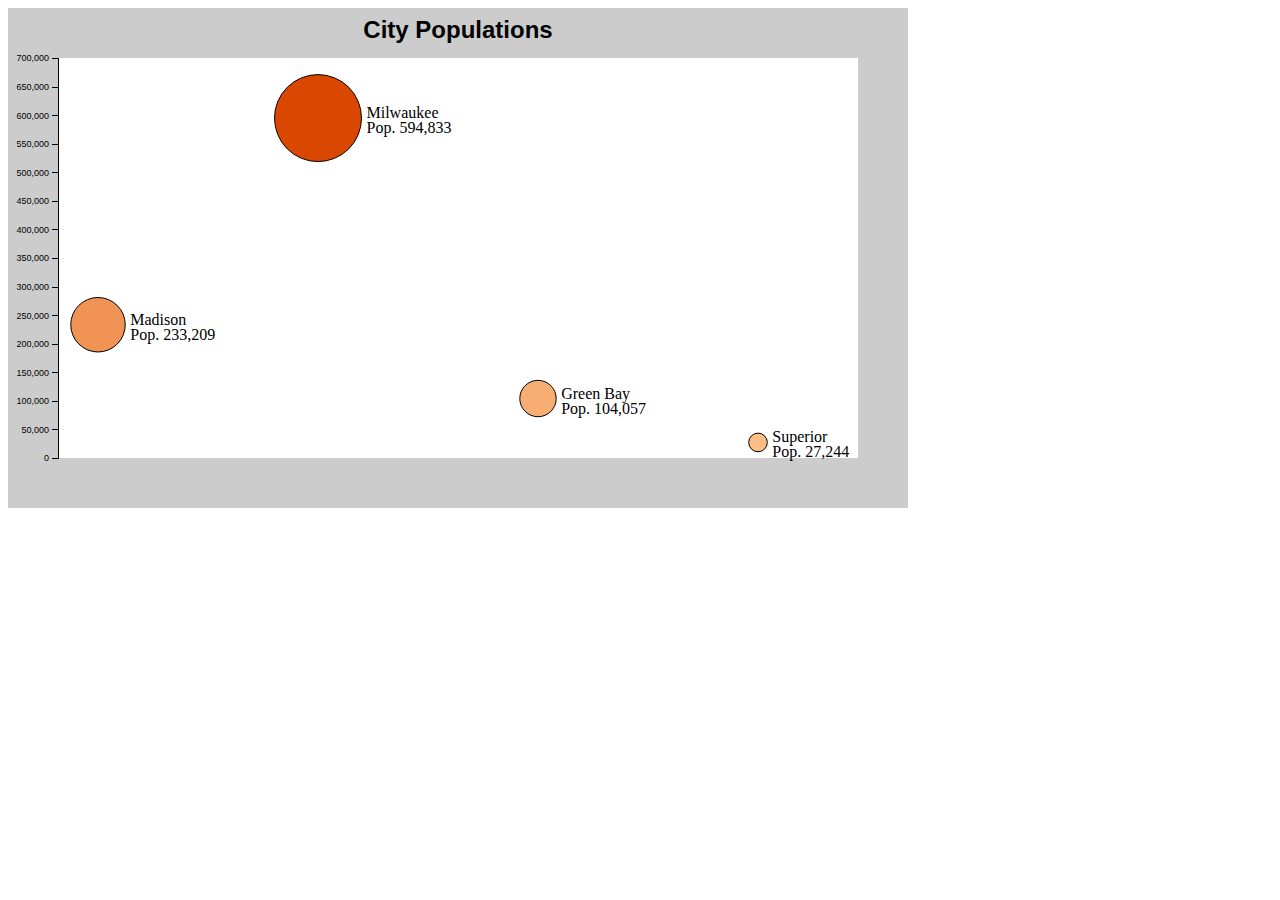
<file: Activity 8/index.html>
<!DOCTYPE html>
<html lang="en">
    <head>
        <meta charset="utf-8">
        <meta name="viewport" content="width=device-width">
            <title></title>

        <!--put your external stylesheet links here-->
        <link rel="stylesheet" href="css/style.css">
        <!--[if IE<9]>
            <link rel="stylesheet" href="css/style.ie.css">
        <![endif]-->

         <!--you can also place internal styles here;
             place these within <style> tags-->
        
    </head>

    <body>
        <!--put your initial page content here-->

        <!--you can also use this space for internal scripts;
        place these within <script> tags-->

        <!--put your external script links here-->
        <script type="text/javascript" src="lib/d3.v7.min.js"></script>
        <script type="text/javascript" src="js/main.js"></script>
    </body>
</html>
</file>
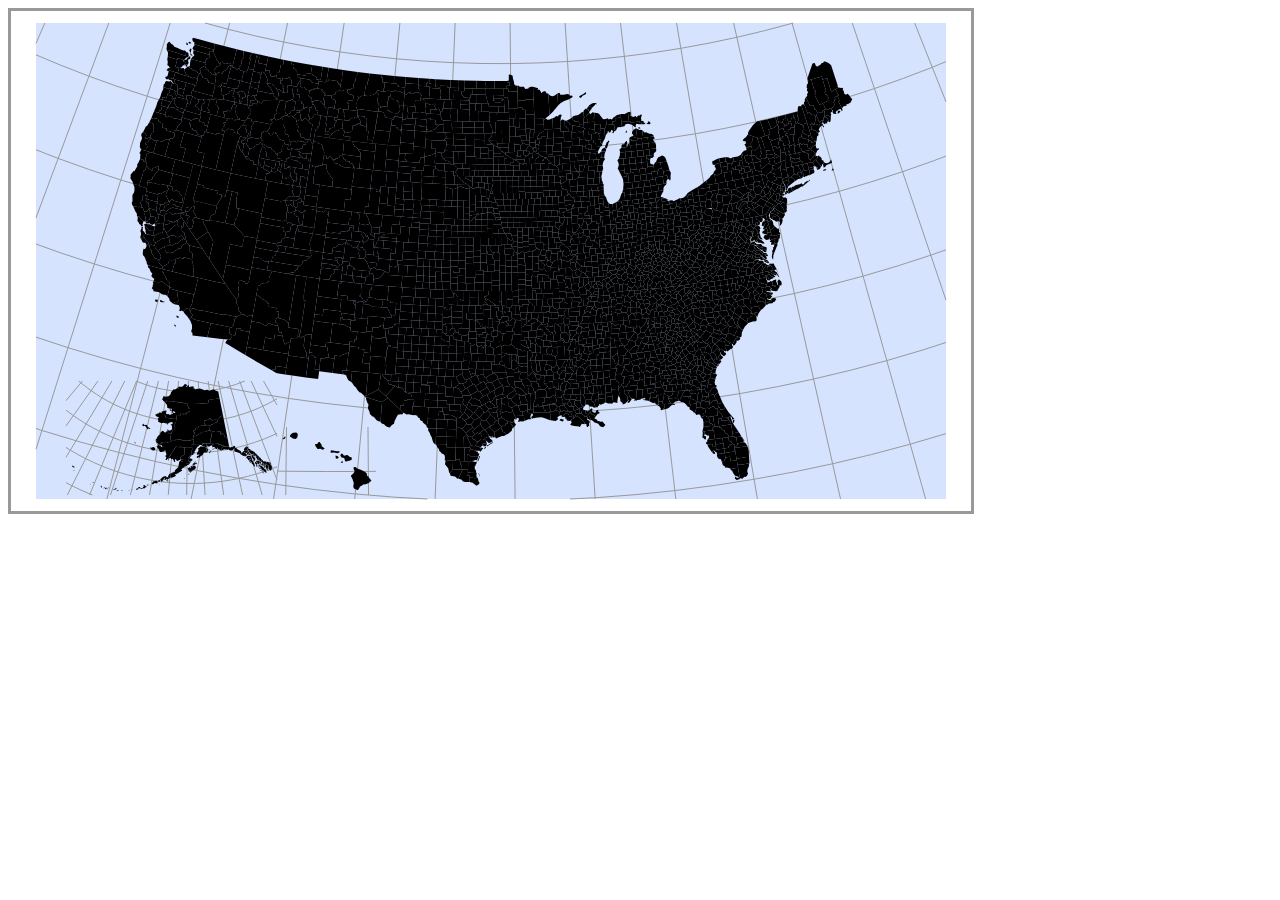
<file: Activity 9/index.html>
<!DOCTYPE html>
<html lang="en">
    <head>
        <meta charset="utf-8">
        <meta name="viewport" content="width=device-width">
            <title></title>

        <!--put your external stylesheet links here-->
        <link rel="stylesheet" href="css/style.css">
        <!--[if IE<9]>
            <link rel="stylesheet" href="css/style.ie.css">
        <![endif]-->

         <!--you can also place internal styles here;
             place these within <style> tags-->
        
    </head>

    <body>
        <!--put your initial page content here-->

        <!--you can also use this space for internal scripts;
        place these within <script> tags-->

        <!--put your external script links here-->
        <script type="text/javascript" src="lib/topojson.min.js"></script>
        <script type="text/javascript" src="lib/d3.v7.min.js"></script>
        <script type="text/javascript" src="js/main1.js"></script>
    </body>
</html>
</file>
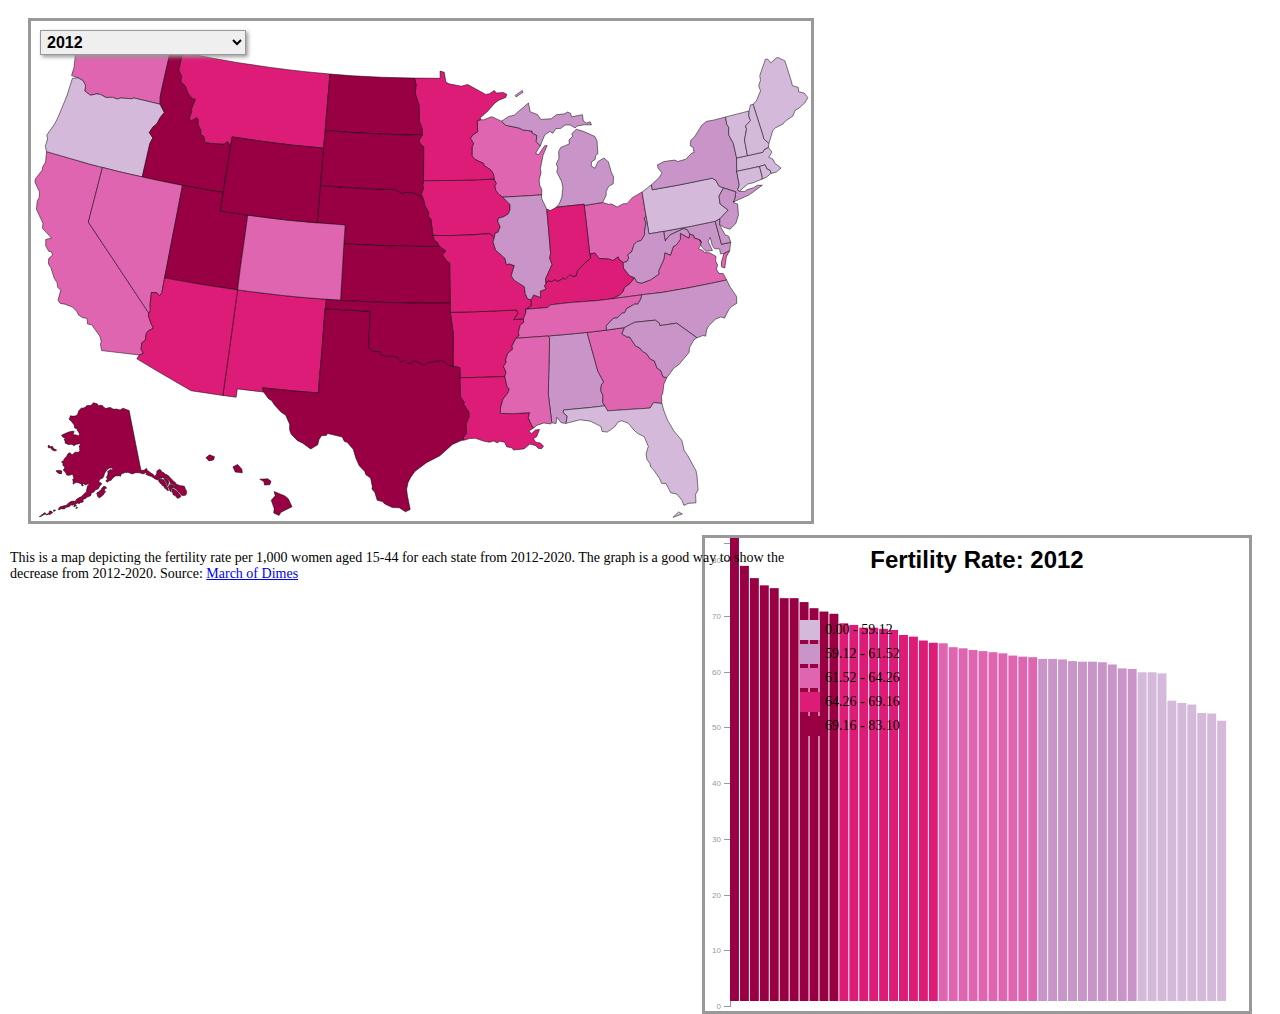
<file: Lab2_NickSapp/index.html>
<!DOCTYPE html>
<html lang="en">

	<head>
		<meta charset="utf-8">
		<meta name="viewport" content="width=device-width">
		<title>Week 11 (Lab 2) Demo</title>
		<link rel="stylesheet" href="css/style2.css">
	</head>

	<body>
		<script type="text/javascript" src="lib/d3.v7.min.js"></script>
		<script type="text/javascript" src="lib/topojson.min.js"></script>
		<script type="text/javascript" src="lib/simple-statistics.min.js"></script>

		<script type="text/javascript" src="js/main20.js"></script>
	</body>

</html>
</file>
<file: Activity 8/css/style.css>
.axis path,
.axis line {
    fill: none;
    stroke: black;
    stroke-width: 1px;
    shape-rendering: crispEdges;
}

.axis text {
    font-family: sans-serif;
    font-size: 0.9em;
}

.title {
    font-family: sans-serif;
    font-size: 1.5em;
    font-weight: bold;
}
</file>
<file: Activity 9/css/style.css>
/*Example 2.9*/
.map {
    border: medium solid #999;
}

/*Example 2.4*/

.countries {
    fill: #fff;
    stroke: #CCC;
    stroke-width: 2px;
}

/*Example 2.7*/
.gratLines {
    fill: none;
    stroke: #999;
    stroke-width: 1px;
}

.gratBackground {
    fill: #D5E3FF;
}
</file>
<file: Lab2_NickSapp/css/style2.css>
.states {
    fill: #FFF; /* Default fill color */
    stroke: #000; /* State borders */
    stroke-width: 0.5px; /* Subtle state borders */
}

.chart {
    float: right;
    margin: 7px 20px 0 0;
    border: medium solid #999; /* Similar to .map for consistency */
}

.map {
    border: medium solid #999;
    margin: 10px 0 0 20px;
}

.chartTitle {
    font-family: sans-serif;
    font-size: 1.5em;
    font-weight: bold;
}

.chartBackground {
    fill: rgba(128, 128, 128, .2); /* Subtle background for the chart */
}

.chartFrame {
    fill: none;
    stroke: #999;
    stroke-width: 3px;
    shape-rendering: crispEdges;
}

.axis path,
.axis line {
    fill: none;
    stroke: #999;
    stroke-width: 1px;
    shape-rendering: crispEdges;
}

.axis text {
    font-family: sans-serif;
    font-size: 0.8em;
    fill: #999;
}

.dropdown {
    position: absolute;
    top: 30px;
    left: 40px;
    z-index: 10;
    font-family: sans-serif;
    font-size: 1em;
    font-weight: bold;
    padding: 2px;
    border: 1px solid #999;
    box-shadow: 2px 2px 4px #999;
}

option {
    font-weight: normal;
}

.infolabel {
    position: absolute;
    height: 50px;
    min-width: 100px;
    color: #fff;
    background-color: #000;
    border: solid thin #fff;
    padding: 5px 10px;
    top: -75px;
}

.infolabel h1 {
    margin: 0;
    padding: 0;
    display: inline-block;
    line-height: 1em;
}
</file>
